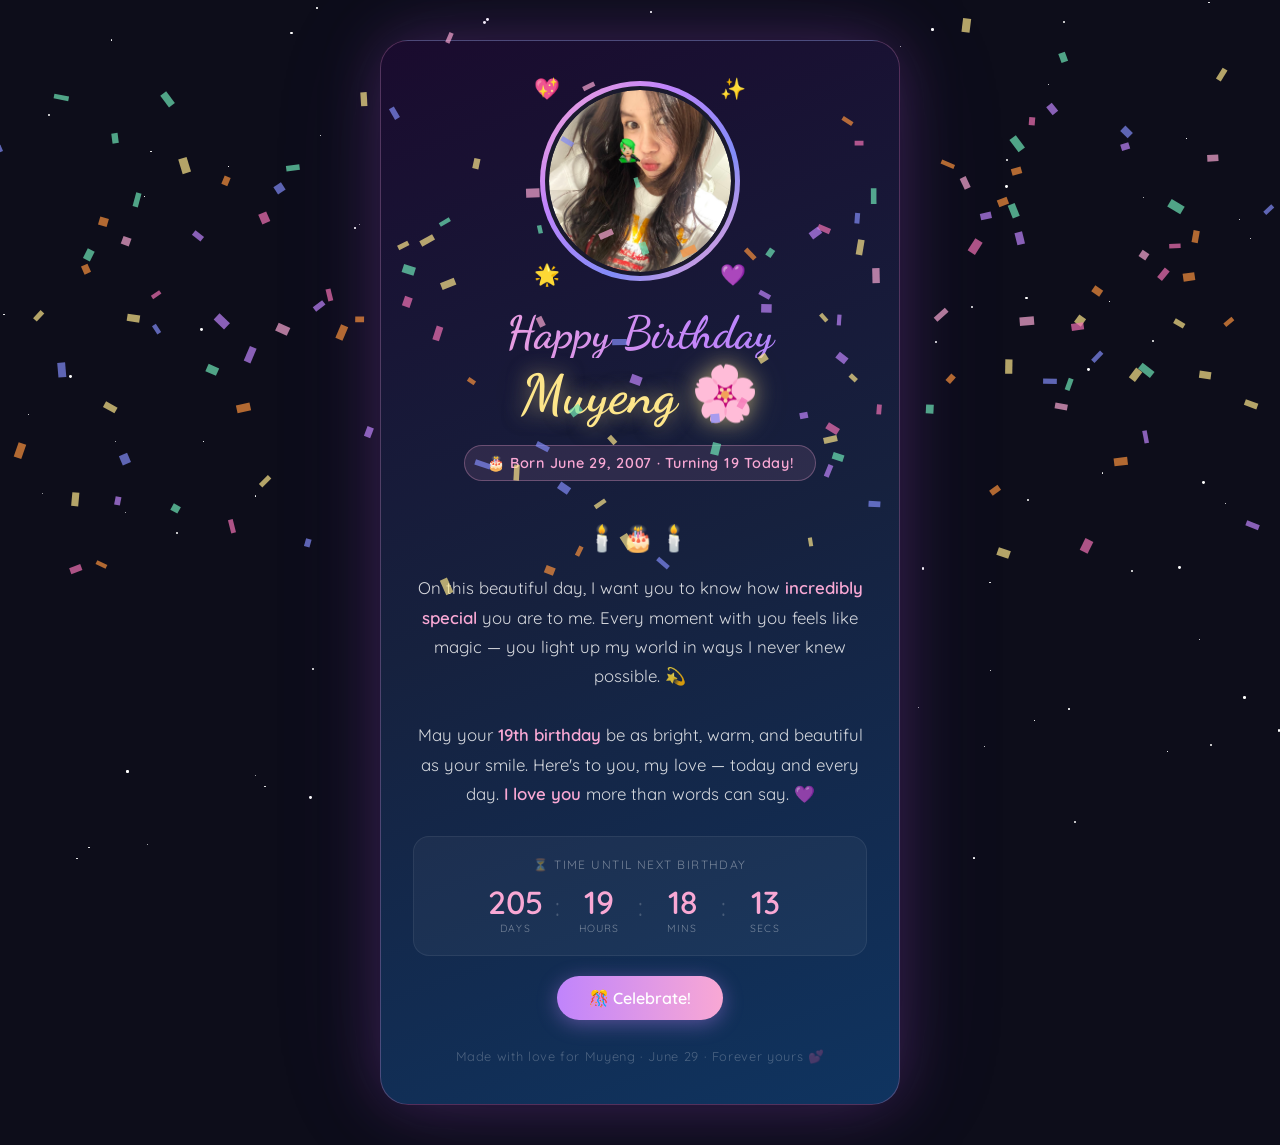
<file: bd/Index.html>
<!DOCTYPE html>
<html lang="en">
<head>
<meta charset="UTF-8">
<meta name="viewport" content="width=device-width, initial-scale=1.0">
<title>Happy Birthday Muyeng 🎂</title>
<link href="https://fonts.googleapis.com/css2?family=Dancing+Script:wght@400;700&family=Quicksand:wght@400;500;600&display=swap" rel="stylesheet">
<style>
  * { margin: 0; padding: 0; box-sizing: border-box; }

  body {
    min-height: 100vh;
    background: #0d0d1a;
    font-family: 'Quicksand', sans-serif;
    overflow-x: hidden;
    display: flex;
    flex-direction: column;
    align-items: center;
    padding: 20px;
  }

  /* Stars background */
  .stars {
    position: fixed;
    top: 0; left: 0;
    width: 100%; height: 100%;
    pointer-events: none;
    z-index: 0;
  }
  .star {
    position: absolute;
    background: white;
    border-radius: 50%;
    animation: twinkle 3s infinite alternate;
  }
  @keyframes twinkle {
    from { opacity: 0.2; transform: scale(1); }
    to { opacity: 1; transform: scale(1.4); }
  }

  /* Floating hearts */
  .hearts-container {
    position: fixed;
    width: 100%; height: 100%;
    top: 0; left: 0;
    pointer-events: none;
    z-index: 1;
  }
  .heart {
    position: absolute;
    bottom: -40px;
    font-size: 1.4rem;
    animation: floatUp linear infinite;
    opacity: 0;
  }
  @keyframes floatUp {
    0% { transform: translateY(0) rotate(0deg); opacity: 0; }
    10% { opacity: 0.8; }
    90% { opacity: 0.5; }
    100% { transform: translateY(-110vh) rotate(20deg); opacity: 0; }
  }

  /* Main card */
  .card {
    position: relative;
    z-index: 10;
    max-width: 520px;
    width: 100%;
    margin: 20px auto;
    background: linear-gradient(160deg, #1a0b2e 0%, #16213e 50%, #0f3460 100%);
    border-radius: 28px;
    padding: 40px 32px;
    border: 1.5px solid rgba(255,150,220,0.25);
    box-shadow: 0 0 60px rgba(180,80,220,0.25), 0 0 120px rgba(100,80,200,0.1);
    text-align: center;
  }

  /* Photo frame */
  .photo-frame-wrapper {
    position: relative;
    width: 200px;
    height: 200px;
    margin: 0 auto 28px;
  }
  .photo-frame {
    width: 200px;
    height: 200px;
    border-radius: 50%;
    position: relative;
    padding: 5px;
    background: linear-gradient(135deg, #f9a8d4, #c084fc, #818cf8, #f9a8d4);
    animation: spinGradient 4s linear infinite;
  }
  @keyframes spinGradient {
    0% { filter: hue-rotate(0deg); }
    100% { filter: hue-rotate(360deg); }
  }
  .photo-inner {
    width: 100%;
    height: 100%;
    border-radius: 50%;
    overflow: hidden;
    background: #1a1a2e;
    border: 4px solid #1a1a2e;
    display: flex;
    align-items: center;
    justify-content: center;
    cursor: pointer;
    position: relative;
    transition: transform 0.3s;
  }
  .photo-inner:hover { transform: scale(1.04); }
  .photo-inner img {
    width: 100%; height: 100%;
    object-fit: cover;
    border-radius: 50%;
  }
  .photo-placeholder {
    display: flex;
    flex-direction: column;
    align-items: center;
    gap: 8px;
    color: rgba(255,255,255,0.5);
    font-size: 0.75rem;
    font-family: 'Quicksand', sans-serif;
  }
  .photo-placeholder .icon { font-size: 2.4rem; }
  .photo-placeholder span { line-height: 1.4; }

  /* Hidden file input */
  #photoInput { display: none; }

  /* Corner ornaments on frame */
  .frame-ornament {
    position: absolute;
    font-size: 1.3rem;
    animation: pulse 2s ease-in-out infinite;
  }
  .frame-ornament.top-left { top: -6px; left: -6px; }
  .frame-ornament.top-right { top: -6px; right: -6px; animation-delay: 0.5s; }
  .frame-ornament.bottom-left { bottom: -6px; left: -6px; animation-delay: 1s; }
  .frame-ornament.bottom-right { bottom: -6px; right: -6px; animation-delay: 1.5s; }
  @keyframes pulse {
    0%, 100% { transform: scale(1); }
    50% { transform: scale(1.25); }
  }

  /* Upload label */
  .upload-label {
    font-size: 0.72rem;
    color: rgba(249,168,212,0.7);
    margin-top: -12px;
    margin-bottom: 18px;
    letter-spacing: 0.03em;
    cursor: pointer;
    transition: color 0.2s;
  }
  .upload-label:hover { color: #f9a8d4; }

  /* Title */
  .happy-birthday {
    font-family: 'Dancing Script', cursive;
    font-size: 2.8rem;
    font-weight: 700;
    background: linear-gradient(90deg, #f9a8d4, #c084fc, #818cf8, #f9a8d4);
    background-size: 200%;
    -webkit-background-clip: text;
    -webkit-text-fill-color: transparent;
    background-clip: text;
    animation: shimmer 3s linear infinite;
    line-height: 1.1;
  }
  @keyframes shimmer {
    0% { background-position: 0%; }
    100% { background-position: 200%; }
  }

  .name {
    font-family: 'Dancing Script', cursive;
    font-size: 3.4rem;
    font-weight: 700;
    color: #fde68a;
    text-shadow: 0 0 20px rgba(253,230,138,0.5), 0 0 40px rgba(253,230,138,0.2);
    margin-top: 4px;
  }

  /* Age badge */
  .age-badge {
    display: inline-block;
    margin: 18px auto;
    padding: 8px 22px;
    background: rgba(249,168,212,0.1);
    border: 1px solid rgba(249,168,212,0.3);
    border-radius: 50px;
    color: #f9a8d4;
    font-size: 0.9rem;
    font-weight: 600;
    letter-spacing: 0.05em;
  }

  /* Message */
  .message {
    color: rgba(255,255,255,0.82);
    font-size: 1.05rem;
    line-height: 1.75;
    margin: 20px 0;
    font-weight: 400;
  }
  .message .highlight {
    color: #f9a8d4;
    font-weight: 600;
  }

  /* Countdown */
  .countdown-section {
    margin-top: 28px;
    padding: 20px;
    background: rgba(255,255,255,0.04);
    border-radius: 16px;
    border: 1px solid rgba(255,255,255,0.07);
  }
  .countdown-label {
    font-size: 0.75rem;
    letter-spacing: 0.12em;
    text-transform: uppercase;
    color: rgba(255,255,255,0.4);
    margin-bottom: 14px;
  }
  .countdown-grid {
    display: flex;
    justify-content: center;
    gap: 12px;
  }
  .countdown-cell {
    display: flex;
    flex-direction: column;
    align-items: center;
    gap: 4px;
    min-width: 54px;
  }
  .countdown-num {
    font-size: 2rem;
    font-weight: 600;
    color: #f9a8d4;
    line-height: 1;
  }
  .countdown-unit {
    font-size: 0.65rem;
    text-transform: uppercase;
    letter-spacing: 0.1em;
    color: rgba(255,255,255,0.4);
  }
  .sep {
    font-size: 1.6rem;
    color: rgba(255,255,255,0.2);
    align-self: flex-start;
    padding-top: 4px;
  }

  /* Today badge */
  .today-msg {
    font-size: 1.3rem;
    color: #fde68a;
    font-weight: 600;
    animation: bounce 0.7s ease-in-out infinite alternate;
  }
  @keyframes bounce {
    from { transform: translateY(0); }
    to { transform: translateY(-6px); }
  }

  /* Candles row */
  .candles {
    font-size: 1.6rem;
    margin: 22px 0 10px;
    letter-spacing: 4px;
    animation: flicker 1.5s ease-in-out infinite alternate;
  }
  @keyframes flicker {
    from { opacity: 1; }
    to { opacity: 0.75; }
  }

  /* Confetti burst button */
  .burst-btn {
    margin-top: 20px;
    padding: 12px 32px;
    background: linear-gradient(90deg, #c084fc, #f9a8d4);
    border: none;
    border-radius: 50px;
    color: white;
    font-family: 'Quicksand', sans-serif;
    font-size: 1rem;
    font-weight: 600;
    cursor: pointer;
    transition: transform 0.15s, box-shadow 0.15s;
    box-shadow: 0 4px 20px rgba(192,132,252,0.4);
  }
  .burst-btn:hover {
    transform: scale(1.05);
    box-shadow: 0 6px 28px rgba(192,132,252,0.55);
  }
  .burst-btn:active { transform: scale(0.97); }

  /* Confetti canvas */
  #confetti {
    position: fixed;
    top: 0; left: 0;
    width: 100%; height: 100%;
    pointer-events: none;
    z-index: 999;
  }

  /* Footer */
  .footer {
    margin-top: 28px;
    font-size: 0.8rem;
    color: rgba(255,255,255,0.25);
    letter-spacing: 0.05em;
  }
</style>
</head>
<body>

<!-- Stars -->
<div class="stars" id="stars"></div>

<!-- Floating hearts -->
<div class="hearts-container" id="hearts"></div>

<!-- Confetti canvas -->
<canvas id="confetti"></canvas>

<!-- Main card -->
<div class="card">

  <!-- Photo frame -->
  <div class="photo-frame-wrapper">
    <div class="photo-frame">
      <div class="photo-inner">
        <div class="photo-placeholder" id="placeholder" style="display:none;"></div>
        <img id="p" src="ing.jpg" alt="Muyeng" style="display:block;">
      </div>
    </div>
    <span class="frame-ornament top-left">💖</span>
    <span class="frame-ornament top-right">✨</span>
    <span class="frame-ornament bottom-left">🌟</span>
    <span class="frame-ornament bottom-right">💜</span>
  </div>


  <div class="happy-birthday">Happy Birthday</div>
  <div class="name">Muyeng 🌸</div>

  <div class="age-badge">🎂 Born June 29, 2007 · Turning 19 Today!</div>

  <div class="candles">🕯️🎂🕯️</div>

  <p class="message">
    On this beautiful day, I want you to know how
    <span class="highlight">incredibly special</span> you are to me.
    Every moment with you feels like magic — you light up my world
    in ways I never knew possible. 💫<br><br>
    May your <span class="highlight">19th birthday</span> be as bright,
    warm, and beautiful as your smile.
    Here's to you, my love — today and every day.
    <span class="highlight">I love you</span> more than words can say. 💜
  </p>

  <!-- Countdown / Today -->
  <div class="countdown-section">
    <div class="countdown-label" id="countdownLabel">🎉 Time until your birthday</div>
    <div id="countdownDisplay"></div>
  </div>

  <button class="burst-btn" onclick="launchConfetti()">🎊 Celebrate!</button>

  <div class="footer">Made with love for Muyeng · June 29 · Forever yours 💕</div>
</div>

<script>
/* ---- Stars ---- */
const starsEl = document.getElementById('stars');
for (let i = 0; i < 120; i++) {
  const s = document.createElement('div');
  s.className = 'star';
  const sz = Math.random() * 2.5 + 0.5;
  s.style.cssText = `
    width:${sz}px; height:${sz}px;
    top:${Math.random()*100}%;
    left:${Math.random()*100}%;
    animation-delay:${Math.random()*4}s;
    animation-duration:${2+Math.random()*3}s;
  `;
  starsEl.appendChild(s);
}

/* ---- Floating hearts ---- */
const heartsEl = document.getElementById('hearts');
const emojis = ['💖','💜','✨','💕','🌸','⭐','💫','💝'];
function spawnHeart() {
  const h = document.createElement('div');
  h.className = 'heart';
  h.textContent = emojis[Math.floor(Math.random()*emojis.length)];
  h.style.cssText = `
    left:${Math.random()*100}%;
    animation-duration:${5+Math.random()*6}s;
    animation-delay:${Math.random()*2}s;
    font-size:${0.9+Math.random()*1.2}rem;
  `;
  heartsEl.appendChild(h);
  setTimeout(() => h.remove(), 12000);
}
setInterval(spawnHeart, 600);



/* ---- Countdown ---- */
function updateCountdown() {
  const now = new Date();
  const birthday = new Date(now.getFullYear(), 5, 29); // June = month 5
  if (now > birthday) birthday.setFullYear(birthday.getFullYear() + 1);

  const todayBday = now.getMonth() === 5 && now.getDate() === 29;
  const display = document.getElementById('countdownDisplay');
  const label = document.getElementById('countdownLabel');

  if (todayBday) {
    label.textContent = '';
    display.innerHTML = '<div class="today-msg">🎉 Today is YOUR Day, Muyeng! 🎉</div>';
    return;
  }

  const diff = birthday - now;
  const days = Math.floor(diff / 86400000);
  const hrs  = Math.floor((diff % 86400000) / 3600000);
  const mins = Math.floor((diff % 3600000) / 60000);
  const secs = Math.floor((diff % 60000) / 1000);

  label.textContent = '⏳ Time until next birthday';
  display.innerHTML = `
    <div class="countdown-grid">
      <div class="countdown-cell"><span class="countdown-num">${days}</span><span class="countdown-unit">Days</span></div>
      <span class="sep">:</span>
      <div class="countdown-cell"><span class="countdown-num">${String(hrs).padStart(2,'0')}</span><span class="countdown-unit">Hours</span></div>
      <span class="sep">:</span>
      <div class="countdown-cell"><span class="countdown-num">${String(mins).padStart(2,'0')}</span><span class="countdown-unit">Mins</span></div>
      <span class="sep">:</span>
      <div class="countdown-cell"><span class="countdown-num">${String(secs).padStart(2,'0')}</span><span class="countdown-unit">Secs</span></div>
    </div>`;
}
setInterval(updateCountdown, 1000);
updateCountdown();

/* ---- Confetti ---- */
const canvas = document.getElementById('confetti');
const ctx = canvas.getContext('2d');
canvas.width = window.innerWidth;
canvas.height = window.innerHeight;
window.addEventListener('resize', () => { canvas.width = window.innerWidth; canvas.height = window.innerHeight; });

let pieces = [];
const colors = ['#f9a8d4','#c084fc','#818cf8','#fde68a','#6ee7b7','#fb923c','#f472b6'];

function launchConfetti() {
  for (let i = 0; i < 160; i++) {
    pieces.push({
      x: Math.random() * canvas.width,
      y: Math.random() * canvas.height * 0.5 - 20,
      w: 8 + Math.random() * 8,
      h: 4 + Math.random() * 5,
      color: colors[Math.floor(Math.random()*colors.length)],
      vx: (Math.random() - 0.5) * 5,
      vy: 1 + Math.random() * 4,
      rot: Math.random() * 360,
      rv: (Math.random() - 0.5) * 6,
      alpha: 1
    });
  }
  if (!animating) animateConfetti();
}

let animating = false;
function animateConfetti() {
  if (!pieces.length) { animating = false; ctx.clearRect(0,0,canvas.width,canvas.height); return; }
  animating = true;
  ctx.clearRect(0,0,canvas.width,canvas.height);
  pieces.forEach(p => {
    p.x += p.vx; p.y += p.vy; p.rot += p.rv; p.alpha -= 0.008;
    ctx.save();
    ctx.globalAlpha = Math.max(0, p.alpha);
    ctx.translate(p.x, p.y);
    ctx.rotate(p.rot * Math.PI/180);
    ctx.fillStyle = p.color;
    ctx.fillRect(-p.w/2, -p.h/2, p.w, p.h);
    ctx.restore();
  });
  pieces = pieces.filter(p => p.alpha > 0 && p.y < canvas.height + 20);
  requestAnimationFrame(animateConfetti);
}

// Auto-launch on load
setTimeout(launchConfetti, 600);
</script>
</body>
</html>
</file>
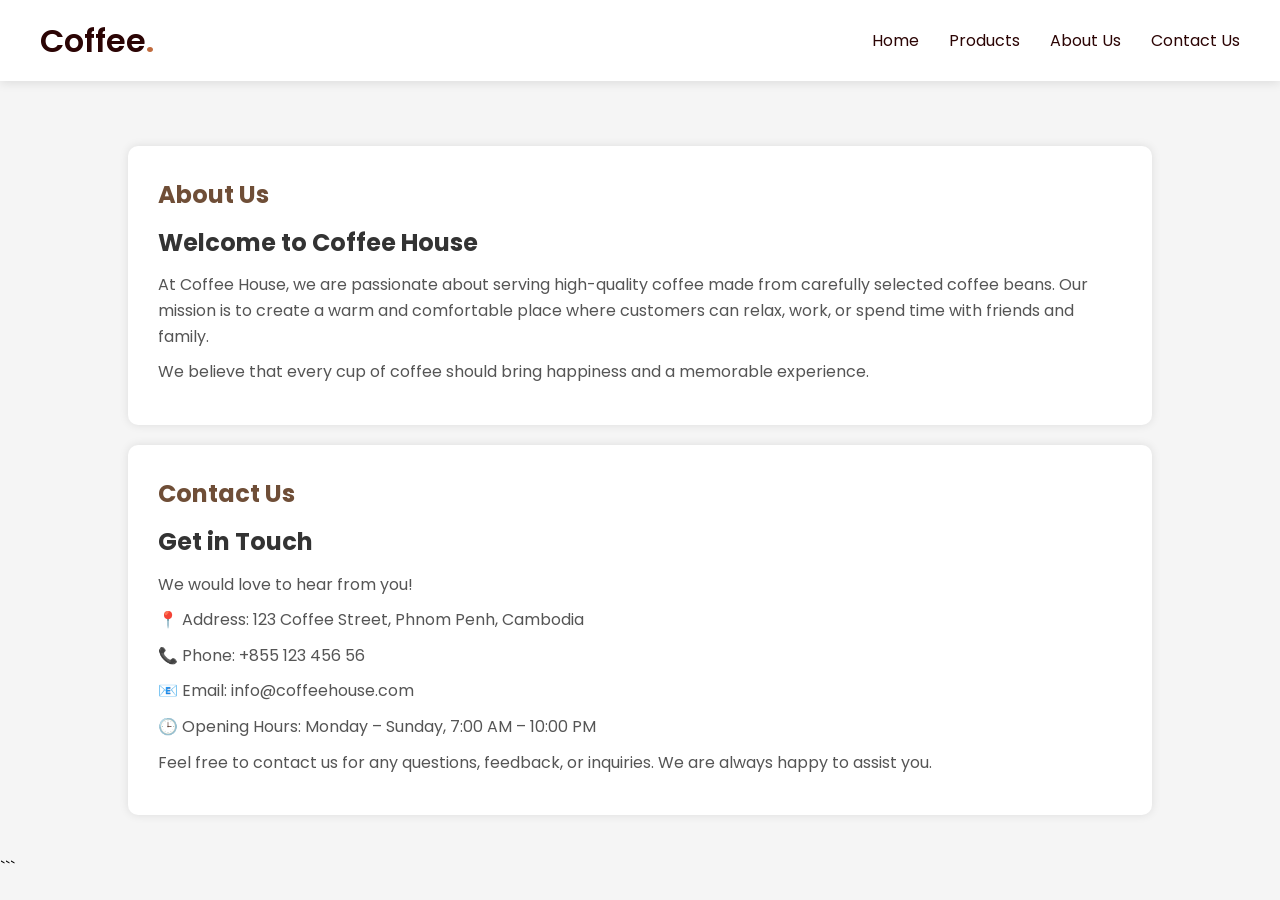
<file: ContactUs.html>
```html
<!DOCTYPE html>
<html lang="en">
<head>
    <meta charset="UTF-8">
    <meta name="viewport" content="width=device-width, initial-scale=1.0">
    <title>About & Contact Us</title>

    <link rel="stylesheet"
        href="https://fonts.googleapis.com/css2?family=Material+Symbols+Outlined:opsz,wght,FILL,GRAD@24,400,0,0">

    <style>
        @import url('https://fonts.googleapis.com/css2?family=Poppins:wght@300;400;500;600;700&display=swap');

        * {
            margin: 0;
            padding: 0;
            box-sizing: border-box;
            font-family: 'Poppins', sans-serif;
        }

        body {
            background-color: #f5f5f5;
            line-height: 1.6;
        }

        /* Header */
        header {
            position: fixed;
            top: 0;
            left: 0;
            width: 100%;
            background: #fff;
            box-shadow: 0 2px 10px rgba(0,0,0,0.1);
            z-index: 1000;
            padding: 15px 20px;
        }

        #menu-toggle {
            display: none;
        }

        .navbar {
            max-width: 1200px;
            margin: auto;
            display: flex;
            justify-content: space-between;
            align-items: center;
        }

        .logo {
            color: rgb(43, 4, 4);
            font-size: 2rem;
            font-weight: 600;
            text-decoration: none;
        }

        .logo span {
            color: #C06B3E;
        }

        .menu-links {
            display: flex;
            list-style: none;
            gap: 30px;
        }

        .menu-links a {
            text-decoration: none;
            color: rgb(43, 4, 4);
            transition: 0.3s;
        }

        .menu-links a:hover {
            color: #C06B3E;
        }

        #hamburger-btn,
        #close-menu-btn {
            display: none;
            cursor: pointer;
        }

        /* Content */
        .container {
            width: 80%;
            margin: 120px auto 40px;
        }

        section {
            background: #fff;
            padding: 30px;
            margin-bottom: 20px;
            border-radius: 10px;
            box-shadow: 0 0 10px rgba(0,0,0,0.1);
        }

        h1 {
            color: #6f4e37;
            margin-bottom: 10px;
        }

        h2 {
            color: #333;
            margin-bottom: 10px;
        }

        p {
            color: #555;
            margin-bottom: 10px;
        }

        .contact-info p {
            margin: 10px 0;
        }

        /* Mobile Menu */
        @media (max-width: 768px) {

            #hamburger-btn {
                display: block;
                color: #333;
            }

            #close-menu-btn {
                display: block;
                position: absolute;
                top: 20px;
                right: 20px;
                color: #333;
            }

            .menu-links {
                position: fixed;
                top: 0;
                left: -250px;
                width: 250px;
                height: 100vh;
                background: #fff;
                flex-direction: column;
                padding: 70px 30px;
                gap: 20px;
                transition: left 0.3s ease;
                box-shadow: 2px 0 10px rgba(0,0,0,0.1);
            }

            #menu-toggle:checked + .navbar .menu-links {
                left: 0;
            }

            .container {
                width: 95%;
                margin-top: 100px;
            }

            .logo {
                font-size: 1.7rem;
            }
        }
    </style>
</head>
<body>

<header>

    <input type="checkbox" id="menu-toggle">

    <nav class="navbar">

        <a href="#" class="logo">Coffee<span>.</span></a>

        <label for="menu-toggle" id="hamburger-btn" class="material-symbols-outlined">
            menu
        </label>

        <ul class="menu-links">

            <label for="menu-toggle" id="close-menu-btn" class="material-symbols-outlined">
                close
            </label>

            <li><a href="index.html">Home</a></li>
            <li><a href="product.html">Products</a></li>
            <li><a href="ContactUs.html">About Us</a></li>
            <li><a href="ContactUs.html">Contact Us</a></li>

        </ul>

    </nav>

</header>

<div class="container">

    <section id="about">
        <h1>About Us</h1>
        <h2>Welcome to Coffee House</h2>

        <p>
            At Coffee House, we are passionate about serving high-quality coffee
            made from carefully selected coffee beans. Our mission is to create
            a warm and comfortable place where customers can relax, work, or
            spend time with friends and family.
        </p>

        <p>
            We believe that every cup of coffee should bring happiness and a
            memorable experience.
        </p>
    </section>

    <section id="contact">
        <h1>Contact Us</h1>
        <h2>Get in Touch</h2>

        <p>We would love to hear from you!</p>

        <div class="contact-info">
            <p>📍 Address: 123 Coffee Street, Phnom Penh, Cambodia</p>
            <p>📞 Phone: +855 123 456 56</p>
            <p>📧 Email: info@coffeehouse.com</p>
            <p>🕒 Opening Hours: Monday – Sunday, 7:00 AM – 10:00 PM</p>
        </div>

        <p>
            Feel free to contact us for any questions, feedback, or inquiries.
            We are always happy to assist you.
        </p>
    </section>

</div>

</body>
</html>
```
</file>
